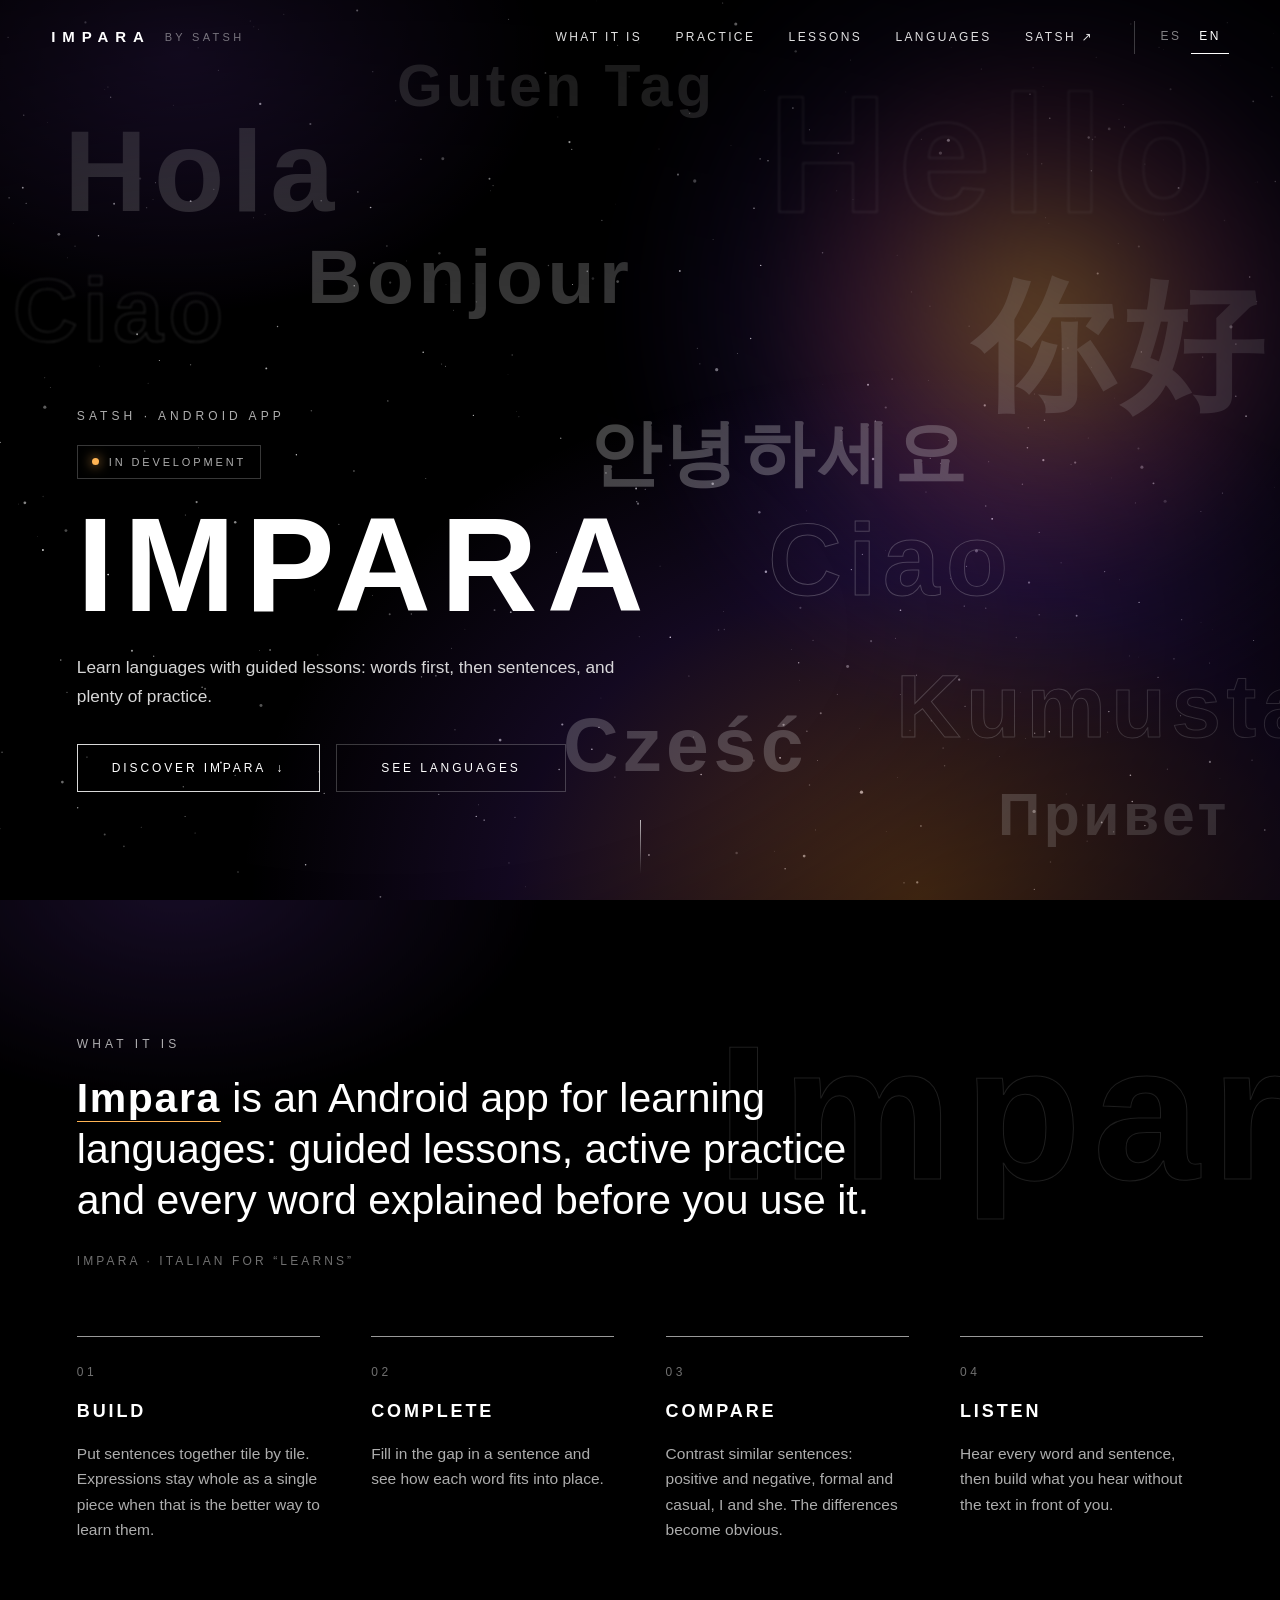
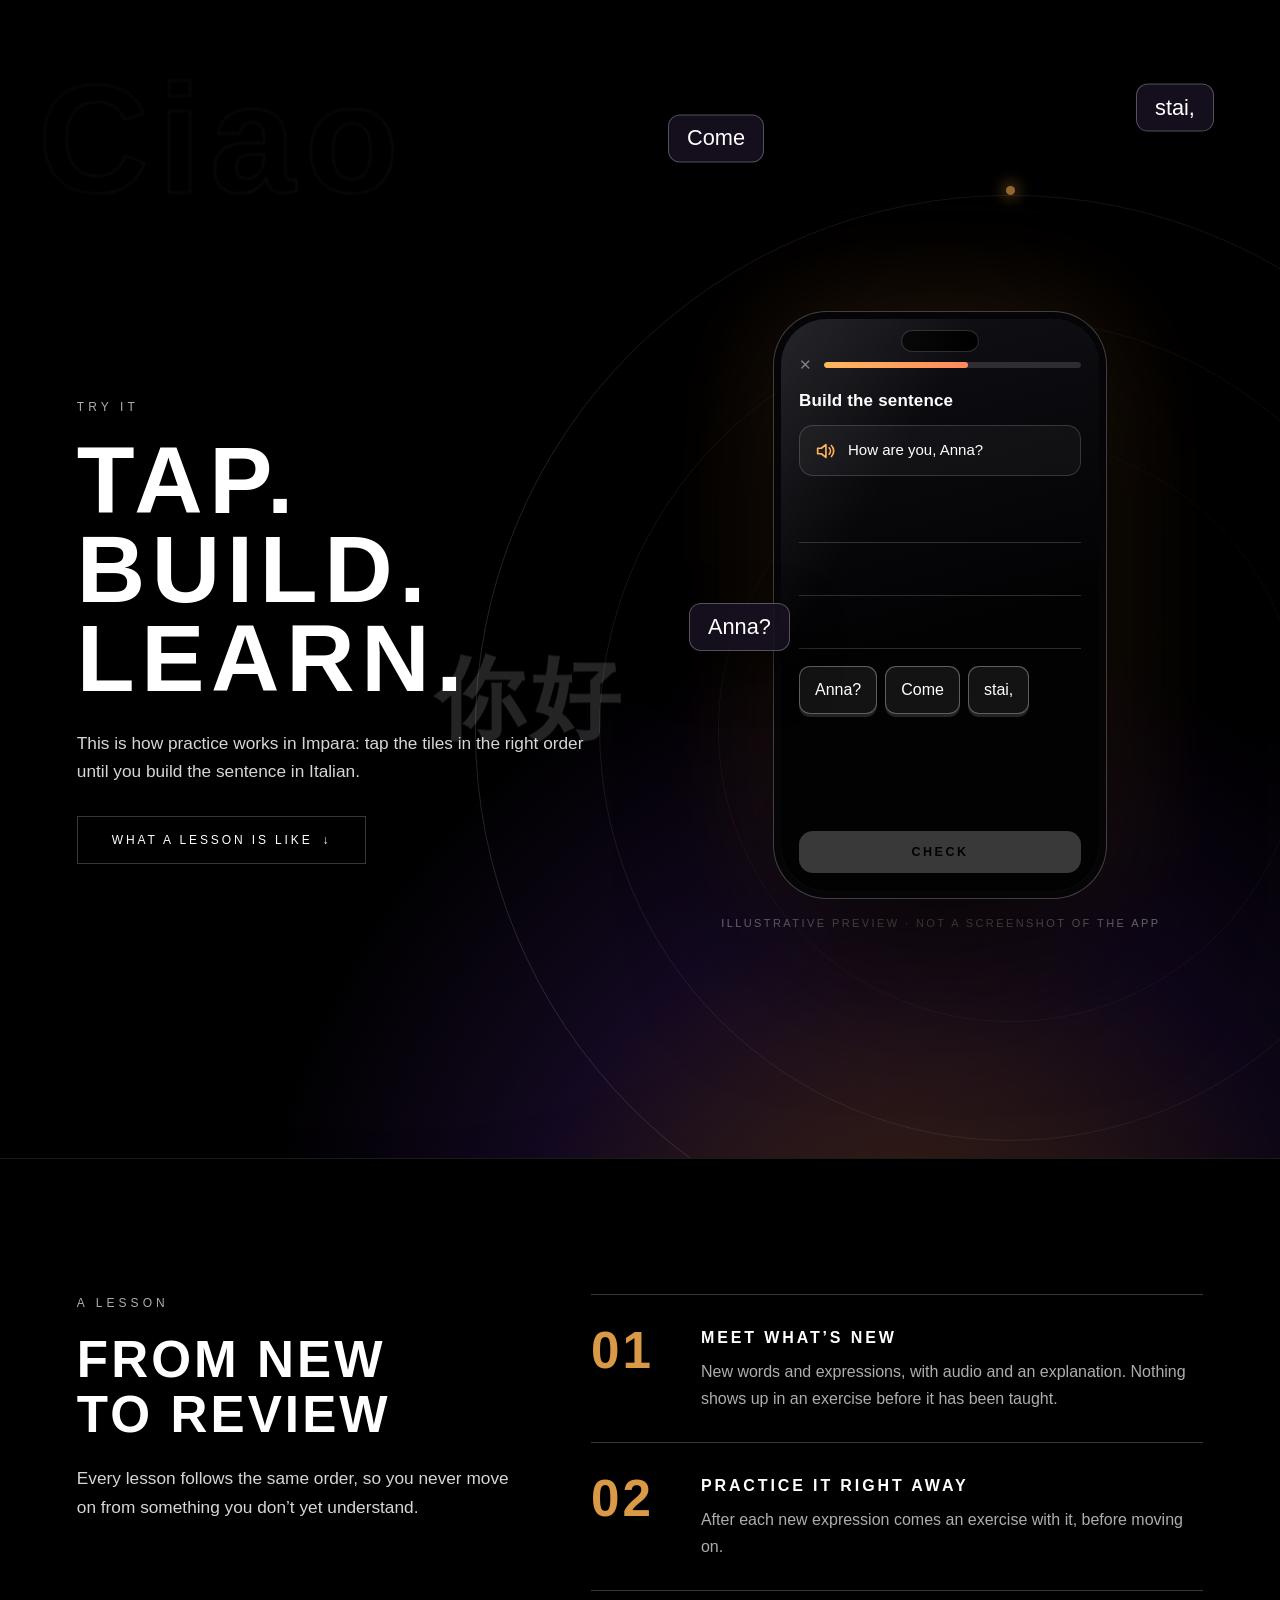
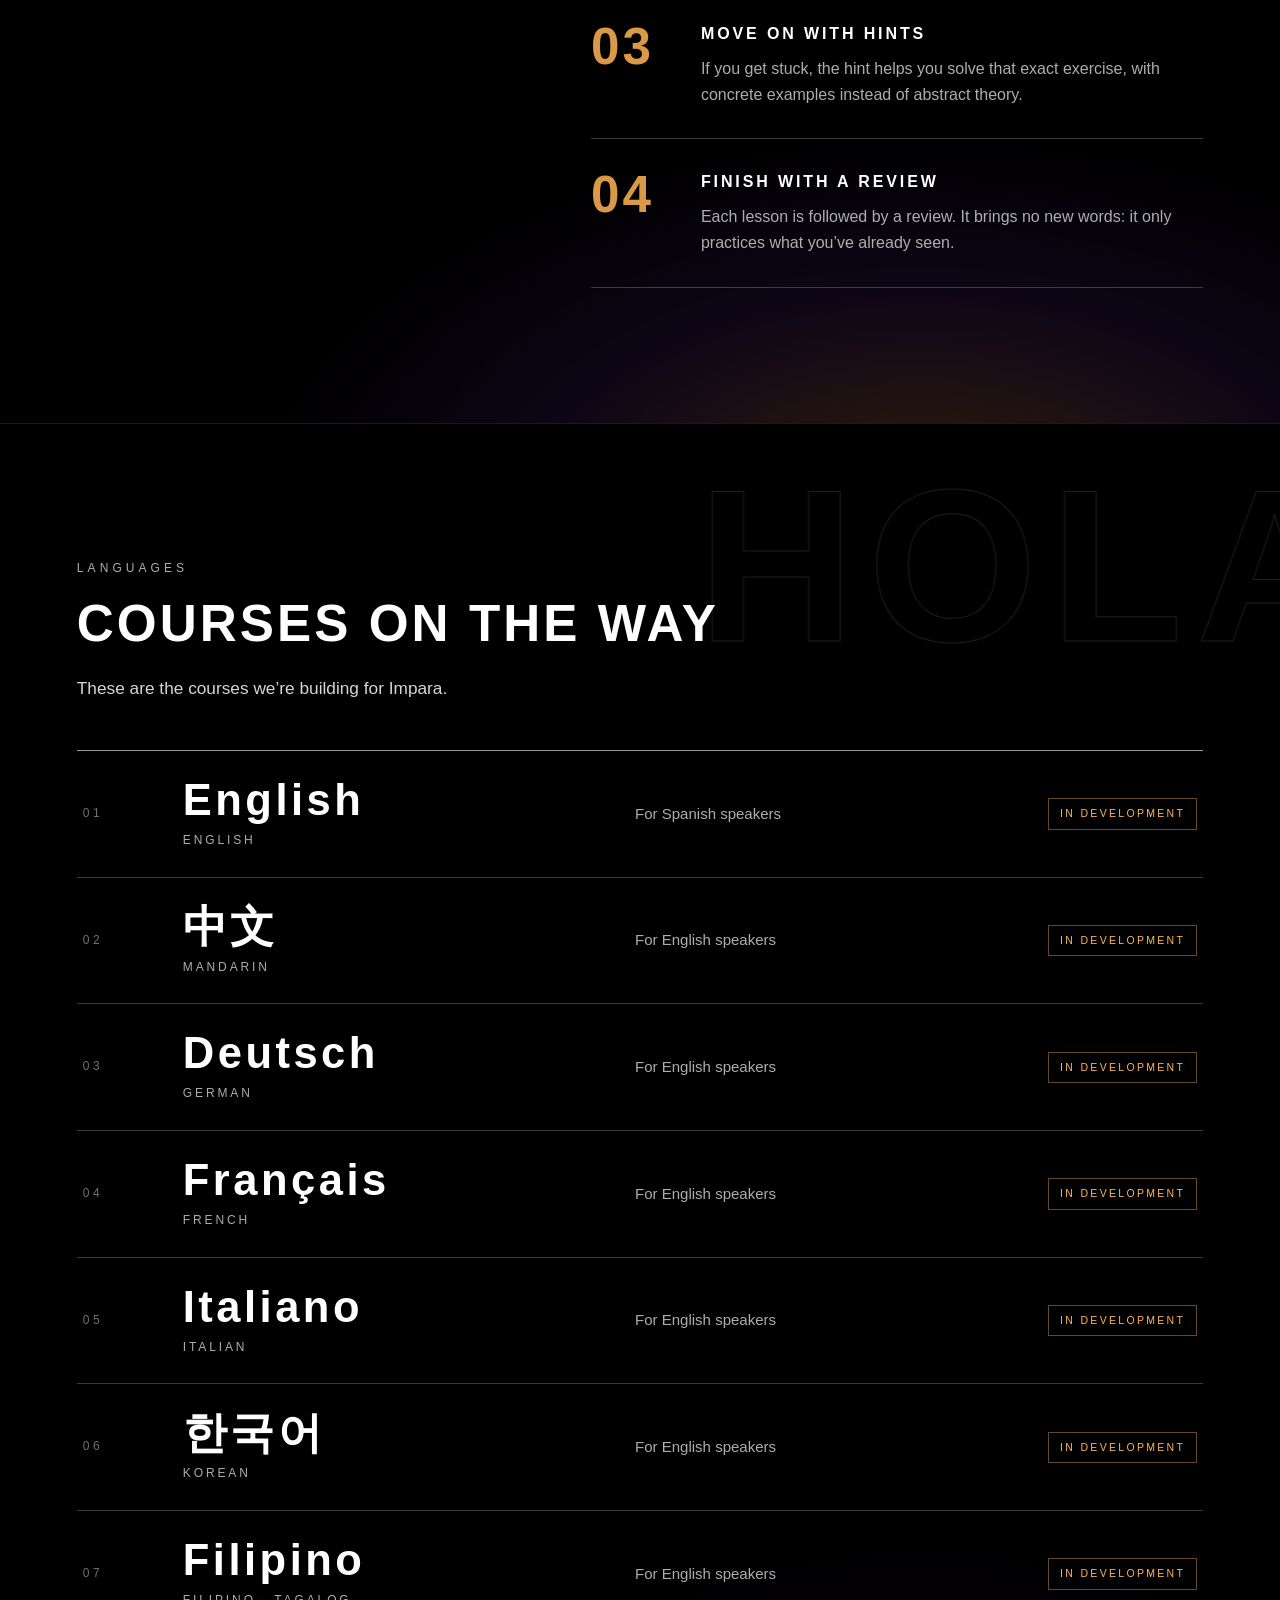
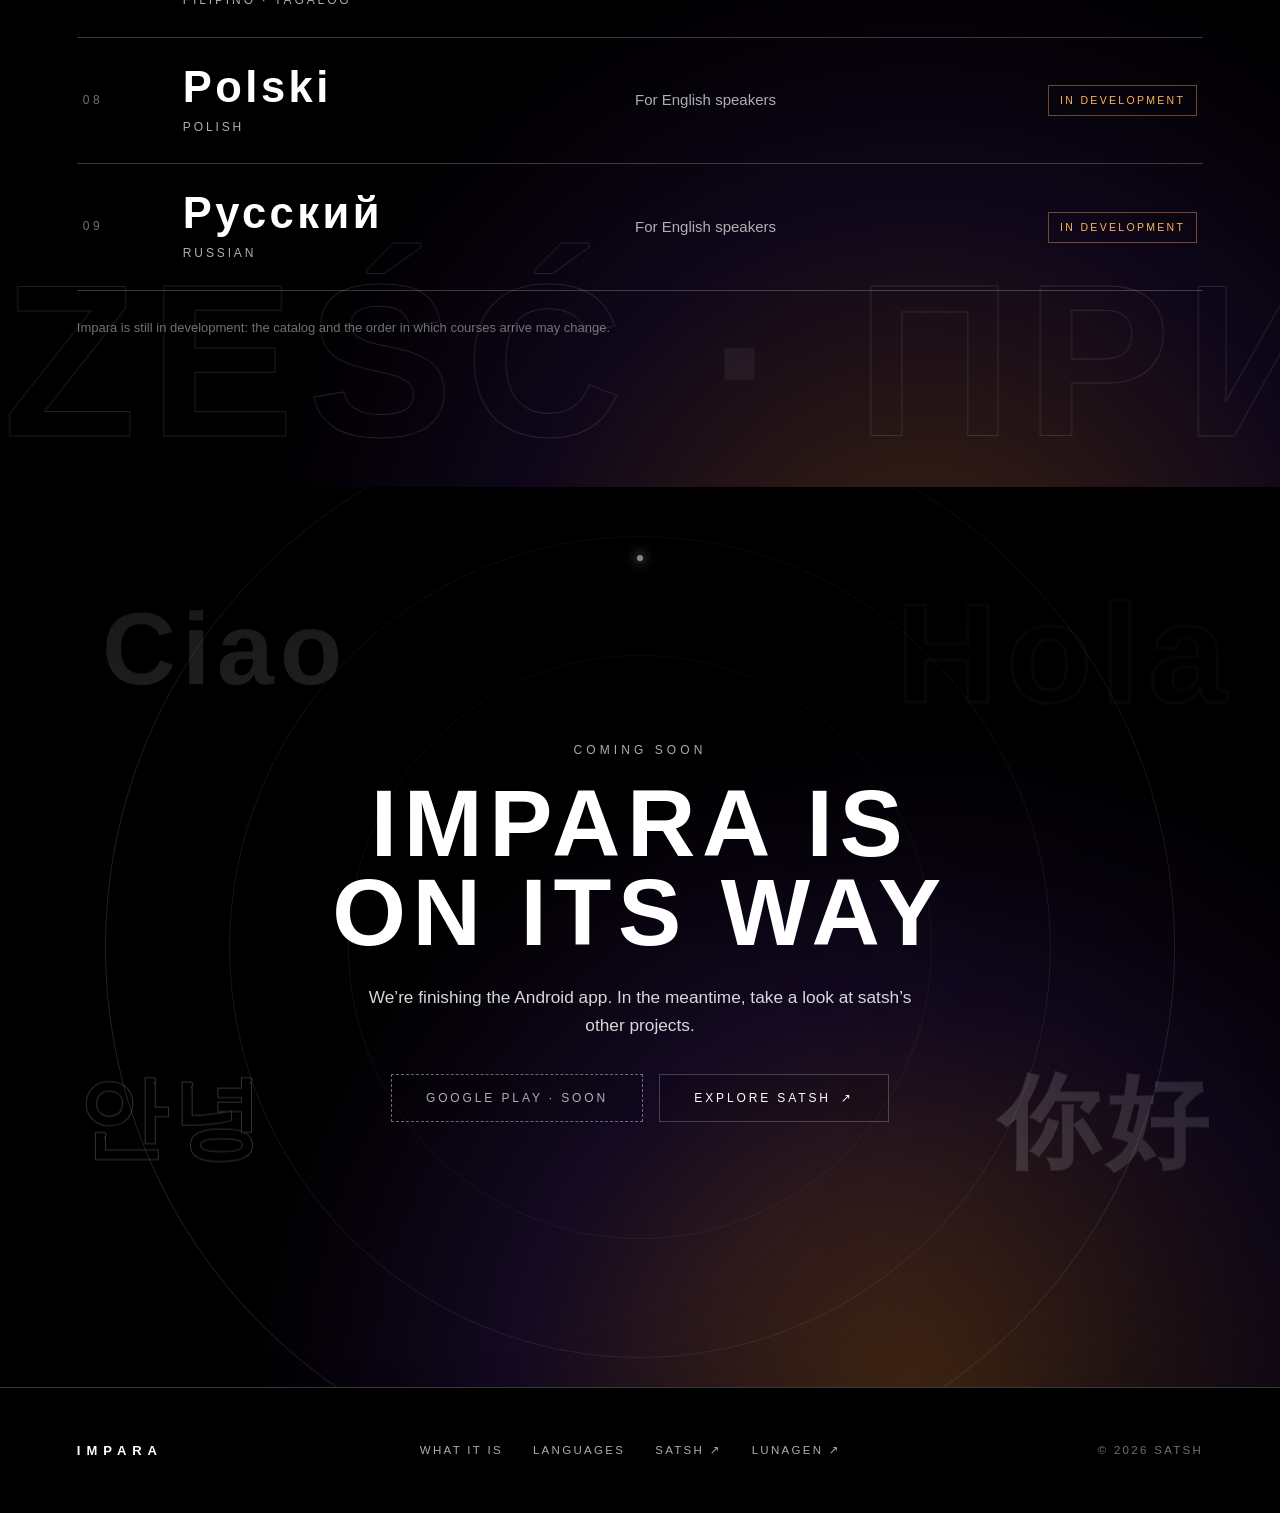
<file: index.html>
<!doctype html>
<html lang="en" class="no-js">
<head>
<meta charset="utf-8">
<meta name="viewport" content="width=device-width, initial-scale=1">
<title data-es="Impara — App para aprender idiomas" data-en="Impara — Language-learning app">Impara — Language-learning app</title>
<meta name="description" content="Impara: a language-learning app for Android, in development. Guided lessons, active practice and review." data-es="Impara: una app para aprender idiomas en Android, en desarrollo. Lecciones guiadas, práctica activa y repaso." data-en="Impara: a language-learning app for Android, in development. Guided lessons, active practice and review.">
<link rel="canonical" href="https://impara.org/">
<meta name="theme-color" content="#000000">
<meta property="og:type" content="website">
<meta property="og:site_name" content="Impara">
<meta property="og:title" content="Impara — Language-learning app">
<meta property="og:description" content="Impara: a language-learning app for Android, in development. Guided lessons, active practice and review.">
<meta property="og:url" content="https://impara.org/">
<meta property="og:image" content="https://impara.org/assets/img/og-impara.png">
<meta name="twitter:card" content="summary_large_image">
<link rel="icon" href="favicon.svg" type="image/svg+xml">
<link rel="stylesheet" href="assets/css/impara.css">
<script>(function(){var r=document.documentElement;r.className=r.className.replace('no-js','js');var l=null;try{l=localStorage.getItem('impara-lang')}catch(e){}if(l!=='es'&&l!=='en'){l=null;var a=navigator.languages&&navigator.languages.length?navigator.languages:[navigator.language||navigator.userLanguage||'en'];for(var i=0;i<a.length;i++){var c=String(a[i]).toLowerCase();if(c.indexOf('es')===0){l='es';break}if(c.indexOf('en')===0){l='en';break}}}r.lang=l||'en';})();</script>
</head>
<body>
<canvas id="stars" aria-hidden="true"></canvas>
<a class="skip" href="#main"><span data-lang="es">Saltar al contenido</span><span data-lang="en">Skip to content</span></a>
<header class="site-header">
  <a class="brand" href="./" aria-label="Impara">IMPARA <small><span data-lang="es">/ por satsh</span><span data-lang="en"> by satsh</span></small></a>
  <button class="nav-toggle" aria-expanded="false" aria-controls="nav" data-aria-es="Menú" data-aria-en="Menu" aria-label="Menu"><span></span></button>
  <nav class="nav" id="nav">
    <a href="#about"><span data-lang="es">Qué es</span><span data-lang="en">What it is</span></a>
    <a href="#practice"><span data-lang="es">Practica</span><span data-lang="en">Practice</span></a>
    <a href="#lesson"><span data-lang="es">Lecciones</span><span data-lang="en">Lessons</span></a>
    <a href="#languages"><span data-lang="es">Idiomas</span><span data-lang="en">Languages</span></a>
    <a href="https://satsh.org" target="_blank" rel="noopener">satsh&nbsp;↗</a>
    <div class="lang" role="group" aria-label="Idioma / Language"><button data-set="es" type="button">ES</button><button data-set="en" type="button">EN</button></div>
  </nav>
</header>
<main id="main">

  <!-- ============================================================ HERO -->
  <section class="panel" id="top">
    <div class="layer layer--cool" data-parallax="0.10"></div>
    <div class="layer layer--orb" data-parallax="0.30"></div>
    <div class="layer layer--warm" data-parallax="0.18"></div>

    <span class="layer word" style="--x:5%;--y:12%;--ym:11%;--s:clamp(54px,9vw,140px);--o:.2;--t:12s;--dl:-3s" data-parallax="-0.30" aria-hidden="true" lang="und"><span class="depth" data-depth="26"><span class="w">Hola</span></span></span>
    <span class="layer word word--out" style="--x:60%;--y:7%;--ym:14%;--s:clamp(70px,13vw,210px);--o:.2;--b:1px;--t:15s" data-parallax="-0.12" aria-hidden="true" lang="und"><span class="depth" data-depth="10"><span class="w">Hello</span></span></span>
    <span class="layer word" style="--x:31%;--y:6%;--ym:4%;--s:clamp(28px,4.6vw,72px);--o:.2;--t:8s;--dl:-4s" data-parallax="-0.60" aria-hidden="true" lang="und"><span class="depth" data-depth="54"><span class="w">Guten Tag</span></span></span>
    <span class="layer word" style="--x:24%;--y:26%;--ym:23%;--s:clamp(34px,6vw,96px);--o:.24;--t:10s;--dl:-6s" data-parallax="-0.46" aria-hidden="true" lang="und"><span class="depth" data-depth="40"><span class="w">Bonjour</span></span></span>
    <span class="layer word" style="--x:76%;--y:30%;--ym:27%;--s:clamp(70px,11vw,176px);--o:.17;--b:.6px;--t:13s;--dl:-2s" data-parallax="-0.22" aria-hidden="true" lang="und"><span class="depth" data-depth="20"><span class="w">你好</span></span></span>
    <span class="layer word word--out" style="--x:1%;--y:29%;--ym:33%;--s:clamp(44px,7vw,100px);--o:.2;--b:1px;--t:14s;--dl:-8s" data-parallax="-0.16" aria-hidden="true" lang="und"><span class="depth" data-depth="14"><span class="w">Ciao</span></span></span>
    <span class="layer word hide-sm" style="--x:46%;--y:46%;--s:clamp(32px,5.6vw,92px);--o:.26;--t:9s;--dl:-1s" data-parallax="-0.54" aria-hidden="true" lang="und"><span class="depth" data-depth="46"><span class="w">안녕하세요</span></span></span>
    <span class="layer word word--out hide-sm" style="--x:60%;--y:56%;--s:clamp(40px,8vw,128px);--o:.22;--t:12s;--dl:-5s" data-parallax="-0.34" aria-hidden="true" lang="und"><span class="depth" data-depth="30"><span class="w">Ciao</span></span></span>
    <span class="layer word word--out hide-sm" style="--x:70%;--y:73%;--s:clamp(40px,7vw,112px);--o:.2;--t:13s;--dl:-9s" data-parallax="-0.40" aria-hidden="true" lang="und"><span class="depth" data-depth="36"><span class="w">Kumusta</span></span></span>
    <span class="layer word hide-sm" style="--x:44%;--y:78%;--s:clamp(36px,6vw,96px);--o:.2;--t:11s;--dl:-7s" data-parallax="-0.28" aria-hidden="true" lang="und"><span class="depth" data-depth="34"><span class="w">Cześć</span></span></span>
    <span class="layer word hide-sm" style="--x:78%;--y:87%;--s:clamp(28px,4.6vw,76px);--o:.2;--t:10s;--dl:-3s" data-parallax="-0.50" aria-hidden="true" lang="und"><span class="depth" data-depth="42"><span class="w">Привет</span></span></span>

    <div class="layer layer--vignette"></div>
    <div class="panel__content">
      <p class="eyebrow reveal"><span data-lang="es">satsh · App para Android</span><span data-lang="en">satsh · Android app</span></p>
      <span class="chip-status reveal" style="--d:.08s"><span data-lang="es">En desarrollo</span><span data-lang="en">In development</span></span>
      <h1 class="display reveal" style="--d:.16s">IMPARA</h1>
      <p class="lead reveal" style="--d:.24s"><span data-lang="es">Aprende idiomas con lecciones guiadas: primero las palabras, después las frases y mucha práctica.</span><span data-lang="en">Learn languages with guided lessons: words first, then sentences, and plenty of practice.</span></p>
      <div class="actions reveal" style="--d:.32s">
        <a class="btn" href="#about"><span data-lang="es">Descubre Impara</span><span data-lang="en">Discover Impara</span> <span class="arrow">↓</span></a>
        <a class="btn btn--ghost" href="#languages"><span data-lang="es">Ver idiomas</span><span data-lang="en">See languages</span></a>
      </div>
    </div>
    <span class="scroll-hint" aria-hidden="true"></span>
  </section>

  <!-- ============================================================ QUÉ ES -->
  <section class="section section--layers section--dark" id="about" aria-labelledby="t-about">
    <span class="layer word word--out" style="--x:56%;--y:3%;--s:clamp(90px,15vw,240px);--o:.12" data-parallax="-0.10" aria-hidden="true" lang="und"><span class="w">Impara</span></span>
    <div class="layer layer--cool" style="opacity:.7" data-parallax="0.08"></div>
    <div class="section__inner">
      <p class="eyebrow reveal"><span data-lang="es">Qué es</span><span data-lang="en">What it is</span></p>
      <h2 class="statement reveal" id="t-about"><span data-lang="es"><em>Impara</em> es una app para aprender idiomas en Android: lecciones guiadas, práctica activa y cada palabra explicada antes de usarla.</span><span data-lang="en"><em>Impara</em> is an Android app for learning languages: guided lessons, active practice and every word explained before you use it.</span></h2>
      <p class="etym reveal"><span data-lang="es">Impara · en italiano, «aprende»</span><span data-lang="en">Impara · Italian for “learns”</span></p>
      <div class="grid grid--4">
        <div class="feature reveal"><div class="num">01</div><h3><span data-lang="es">Construye</span><span data-lang="en">Build</span></h3>
          <p><span data-lang="es">Arma frases ficha por ficha. Las expresiones se mantienen completas como una sola pieza cuando así se aprenden mejor.</span><span data-lang="en">Put sentences together tile by tile. Expressions stay whole as a single piece when that is the better way to learn them.</span></p></div>
        <div class="feature reveal" style="--d:.1s"><div class="num">02</div><h3><span data-lang="es">Completa</span><span data-lang="en">Complete</span></h3>
          <p><span data-lang="es">Rellena el hueco de una frase y descubre cómo encaja cada palabra en su lugar.</span><span data-lang="en">Fill in the gap in a sentence and see how each word fits into place.</span></p></div>
        <div class="feature reveal" style="--d:.2s"><div class="num">03</div><h3><span data-lang="es">Compara</span><span data-lang="en">Compare</span></h3>
          <p><span data-lang="es">Contrasta frases parecidas: afirmativa y negativa, formal e informal, yo y ella. Las diferencias se vuelven obvias.</span><span data-lang="en">Contrast similar sentences: positive and negative, formal and casual, I and she. The differences become obvious.</span></p></div>
        <div class="feature reveal" style="--d:.3s"><div class="num">04</div><h3><span data-lang="es">Escucha</span><span data-lang="en">Listen</span></h3>
          <p><span data-lang="es">Oye cada palabra y cada frase, y arma lo que escuchas, sin tener el texto delante.</span><span data-lang="en">Hear every word and sentence, then build what you hear without the text in front of you.</span></p></div>
      </div>
    </div>
  </section>

  <!-- ============================================================ PRACTICA (teléfono + paralaje) -->
  <section class="panel panel--center panel--tall" id="practice" aria-labelledby="t-practice">
    <div class="layer layer--warm" style="height:90%" data-parallax="0.20"></div>
    <div class="layer layer--rings" style="right:-30vmin;top:50%;margin-top:-60vmin" data-parallax="0.12" aria-hidden="true">
      <svg class="rings" viewBox="0 0 100 100" aria-hidden="true" focusable="false"><circle cx="50" cy="50" r="49.5"/><circle cx="50" cy="50" r="38"/><circle cx="50" cy="50" r="27"/></svg>
      <div class="orbit"><i></i></div><div class="orbit orbit--b"><i></i></div>
    </div>
    <span class="layer word word--out" style="--x:3%;--y:10%;--s:clamp(70px,12vw,190px);--o:.14;--b:1px" data-parallax="-0.14" aria-hidden="true" lang="und"><span class="depth" data-depth="12"><span class="w">Ciao</span></span></span>
    <span class="layer word" style="--x:34%;--y:84%;--s:clamp(40px,7vw,108px);--o:.14;--t:12s" data-parallax="-0.36" aria-hidden="true" lang="und"><span class="depth" data-depth="30"><span class="w">你好</span></span></span>
    <div class="layer layer--vignette" style="opacity:.8"></div>

    <div class="stage">
      <div>
        <p class="eyebrow reveal"><span data-lang="es">Pruébalo</span><span data-lang="en">Try it</span></p>
        <h2 class="display display--md reveal" id="t-practice" style="--d:.08s"><span data-lang="es">Toca.<br>Arma.<br>Aprende.</span><span data-lang="en">Tap.<br>Build.<br>Learn.</span></h2>
        <p class="lead reveal" style="--d:.16s"><span data-lang="es">Así se practica en Impara: toca las fichas en el orden correcto hasta armar la frase en italiano.</span><span data-lang="en">This is how practice works in Impara: tap the tiles in the right order until you build the sentence in Italian.</span></p>
        <div class="actions reveal" style="--d:.24s">
          <a class="btn btn--ghost" href="#lesson"><span data-lang="es">Cómo es una lección</span><span data-lang="en">What a lesson is like</span> <span class="arrow">↓</span></a>
        </div>
      </div>

      <div class="phone-wrap reveal" style="--d:.1s">
        <div class="layer float-tile" style="left:-2%;top:12%" data-parallax="-0.30" aria-hidden="true" lang="und"><span class="depth" data-depth="30"><span class="w" style="--t:9s">Come</span></span></div>
        <div class="layer float-tile" style="right:-2%;top:34%" data-parallax="-0.48" aria-hidden="true" lang="und"><span class="depth" data-depth="46"><span class="w" style="--t:11s;--dl:-4s">stai,</span></span></div>
        <div class="layer float-tile" style="left:2%;bottom:14%" data-parallax="-0.22" aria-hidden="true" lang="und"><span class="depth" data-depth="22"><span class="w" style="--t:10s;--dl:-7s">Anna?</span></span></div>

        <div class="depth" data-depth="0" style="width:100%;display:flex;justify-content:center">
          <div class="tilt" data-tilt="7">
            <div class="phone demo" role="group" aria-label="Demo">
              <div class="ph-top"><span class="ph-x" aria-hidden="true">✕</span><div class="ph-bar"><i></i></div></div>
              <p class="ph-title"><span data-lang="es">Construye la frase</span><span data-lang="en">Build the sentence</span></p>
              <div class="ph-prompt">
                <svg viewBox="0 0 24 24" aria-hidden="true"><path d="M4 9v6h4l5 4V5L8 9H4z"/><path d="M16.5 8.5a5 5 0 0 1 0 7"/><path d="M19 6a8.5 8.5 0 0 1 0 12"/></svg>
                <span data-lang="es">¿Cómo estás, Anna?</span><span data-lang="en">How are you, Anna?</span>
              </div>
              <div class="ph-answer" aria-live="polite"></div>
              <div class="ph-bank">
                <button class="tile" type="button" data-w="Come" lang="it">Come</button>
                <button class="tile" type="button" data-w="stai," lang="it">stai,</button>
                <button class="tile" type="button" data-w="Anna?" lang="it">Anna?</button>
              </div>
              <div class="ph-feedback" aria-live="polite"><span data-lang="es">✓ ¡Muy bien!</span><span data-lang="en">✓ Great job!</span></div>
              <button class="ph-go" type="button" disabled>
                <span class="l-check"><span data-lang="es">Comprobar</span><span data-lang="en">Check</span></span>
                <span class="l-next"><span data-lang="es">Otra vez</span><span data-lang="en">Again</span></span>
              </button>
            </div>
          </div>
        </div>
        <p class="demo-note"><span data-lang="es">Vista ilustrativa · no es una captura de la app</span><span data-lang="en">Illustrative preview · not a screenshot of the app</span></p>
      </div>
    </div>
  </section>

  <!-- ============================================================ LECCIONES -->
  <section class="section section--layers section--bordered section--dark" id="lesson" aria-labelledby="t-lesson">
    <div class="layer layer--warm" style="height:60%;opacity:.7" data-parallax="0.12"></div>
    <div class="section__inner split">
      <div class="split__head">
        <p class="eyebrow reveal"><span data-lang="es">Una lección</span><span data-lang="en">A lesson</span></p>
        <h2 class="title reveal" id="t-lesson"><span data-lang="es">De lo nuevo<br>al repaso</span><span data-lang="en">From new<br>to review</span></h2>
        <p class="lead reveal"><span data-lang="es">Cada lección sigue el mismo orden, para que nunca avances sobre algo que todavía no entiendes.</span><span data-lang="en">Every lesson follows the same order, so you never move on from something you don’t yet understand.</span></p>
      </div>
      <ol class="steps">
        <li class="reveal"><div><h3><span data-lang="es">Conoces lo nuevo</span><span data-lang="en">Meet what’s new</span></h3><p><span data-lang="es">Palabras y expresiones nuevas, con su audio y su explicación. Nada aparece en un ejercicio sin haberse enseñado antes.</span><span data-lang="en">New words and expressions, with audio and an explanation. Nothing shows up in an exercise before it has been taught.</span></p></div></li>
        <li class="reveal"><div><h3><span data-lang="es">Lo practicas al momento</span><span data-lang="en">Practice it right away</span></h3><p><span data-lang="es">Después de cada expresión nueva viene un ejercicio con ella, antes de seguir adelante.</span><span data-lang="en">After each new expression comes an exercise with it, before moving on.</span></p></div></li>
        <li class="reveal"><div><h3><span data-lang="es">Avanzas con pistas</span><span data-lang="en">Move on with hints</span></h3><p><span data-lang="es">Si te atoras, la pista te ayuda a resolver justo ese ejercicio, con ejemplos concretos en lugar de teoría abstracta.</span><span data-lang="en">If you get stuck, the hint helps you solve that exact exercise, with concrete examples instead of abstract theory.</span></p></div></li>
        <li class="reveal"><div><h3><span data-lang="es">Cierras con un repaso</span><span data-lang="en">Finish with a review</span></h3><p><span data-lang="es">Cada lección va seguida de un repaso. No trae palabras nuevas: solo practica lo que ya viste.</span><span data-lang="en">Each lesson is followed by a review. It brings no new words: it only practices what you’ve already seen.</span></p></div></li>
      </ol>
    </div>
  </section>

  <!-- ============================================================ IDIOMAS -->
  <section class="section section--layers section--bordered" id="languages" aria-labelledby="t-languages">
    <div class="marquee" style="top:2%;left:-6%" data-px="0.55" aria-hidden="true" lang="und">HOLA <b>·</b> HELLO <b>·</b> CIAO <b>·</b> 你好 <b>·</b> 안녕 <b>·</b> BONJOUR <b>·</b> HALLO <b>·</b> ПРИВЕТ <b>·</b> CZEŚĆ <b>·</b> KUMUSTA</div>
    <div class="marquee" style="bottom:1%;left:-60%" data-px="-0.55" aria-hidden="true" lang="und">KUMUSTA <b>·</b> CZEŚĆ <b>·</b> ПРИВЕТ <b>·</b> HALLO <b>·</b> BONJOUR <b>·</b> 안녕 <b>·</b> 你好 <b>·</b> CIAO <b>·</b> HELLO <b>·</b> HOLA</div>
    <div class="layer layer--warm" style="height:55%;opacity:.8" data-parallax="0.10"></div>
    <div class="section__inner">
      <p class="eyebrow reveal"><span data-lang="es">Idiomas</span><span data-lang="en">Languages</span></p>
      <h2 class="title reveal" id="t-languages"><span data-lang="es">Cursos en camino</span><span data-lang="en">Courses on the way</span></h2>
      <p class="lead reveal"><span data-lang="es">Estos son los cursos que estamos construyendo para Impara.</span><span data-lang="en">These are the courses we’re building for Impara.</span></p>
      <div class="index-list">
        <div class="index-row reveal"><span class="n">01</span><span><strong lang="en">English</strong><span class="sub"><span data-lang="es">Inglés</span><span data-lang="en">English</span></span></span><span class="for"><span data-lang="es">Para hispanohablantes</span><span data-lang="en">For Spanish speakers</span></span><span class="tag"><span data-lang="es">En desarrollo</span><span data-lang="en">In development</span></span></div>
        <div class="index-row reveal"><span class="n">02</span><span><strong lang="zh">中文</strong><span class="sub"><span data-lang="es">Mandarín</span><span data-lang="en">Mandarin</span></span></span><span class="for"><span data-lang="es">Para hablantes de inglés</span><span data-lang="en">For English speakers</span></span><span class="tag"><span data-lang="es">En desarrollo</span><span data-lang="en">In development</span></span></div>
        <div class="index-row reveal"><span class="n">03</span><span><strong lang="de">Deutsch</strong><span class="sub"><span data-lang="es">Alemán</span><span data-lang="en">German</span></span></span><span class="for"><span data-lang="es">Para hablantes de inglés</span><span data-lang="en">For English speakers</span></span><span class="tag"><span data-lang="es">En desarrollo</span><span data-lang="en">In development</span></span></div>
        <div class="index-row reveal"><span class="n">04</span><span><strong lang="fr">Français</strong><span class="sub"><span data-lang="es">Francés</span><span data-lang="en">French</span></span></span><span class="for"><span data-lang="es">Para hablantes de inglés</span><span data-lang="en">For English speakers</span></span><span class="tag"><span data-lang="es">En desarrollo</span><span data-lang="en">In development</span></span></div>
        <div class="index-row reveal"><span class="n">05</span><span><strong lang="it">Italiano</strong><span class="sub"><span data-lang="es">Italiano</span><span data-lang="en">Italian</span></span></span><span class="for"><span data-lang="es">Para hablantes de inglés</span><span data-lang="en">For English speakers</span></span><span class="tag"><span data-lang="es">En desarrollo</span><span data-lang="en">In development</span></span></div>
        <div class="index-row reveal"><span class="n">06</span><span><strong lang="ko">한국어</strong><span class="sub"><span data-lang="es">Coreano</span><span data-lang="en">Korean</span></span></span><span class="for"><span data-lang="es">Para hablantes de inglés</span><span data-lang="en">For English speakers</span></span><span class="tag"><span data-lang="es">En desarrollo</span><span data-lang="en">In development</span></span></div>
        <div class="index-row reveal"><span class="n">07</span><span><strong lang="fil">Filipino</strong><span class="sub"><span data-lang="es">Filipino · tagalo</span><span data-lang="en">Filipino · Tagalog</span></span></span><span class="for"><span data-lang="es">Para hablantes de inglés</span><span data-lang="en">For English speakers</span></span><span class="tag"><span data-lang="es">En desarrollo</span><span data-lang="en">In development</span></span></div>
        <div class="index-row reveal"><span class="n">08</span><span><strong lang="pl">Polski</strong><span class="sub"><span data-lang="es">Polaco</span><span data-lang="en">Polish</span></span></span><span class="for"><span data-lang="es">Para hablantes de inglés</span><span data-lang="en">For English speakers</span></span><span class="tag"><span data-lang="es">En desarrollo</span><span data-lang="en">In development</span></span></div>
        <div class="index-row reveal"><span class="n">09</span><span><strong lang="ru">Русский</strong><span class="sub"><span data-lang="es">Ruso</span><span data-lang="en">Russian</span></span></span><span class="for"><span data-lang="es">Para hablantes de inglés</span><span data-lang="en">For English speakers</span></span><span class="tag"><span data-lang="es">En desarrollo</span><span data-lang="en">In development</span></span></div>
      </div>
      <p class="fineprint reveal"><span data-lang="es">Impara sigue en desarrollo: el catálogo y el orden en que lleguen los cursos pueden cambiar.</span><span data-lang="en">Impara is still in development: the catalog and the order in which courses arrive may change.</span></p>
    </div>
  </section>

  <!-- ============================================================ LLAMADA FINAL -->
  <section class="panel cta-panel" id="soon" aria-labelledby="t-soon">
    <div class="layer layer--warm" style="height:100%" data-parallax="0.16"></div>
    <div class="layer layer--rings" style="left:50%;top:50%;margin:-60vmin 0 0 -60vmin" data-parallax="0.08" aria-hidden="true">
      <svg class="rings" viewBox="0 0 100 100" aria-hidden="true" focusable="false"><circle cx="50" cy="50" r="49.5"/><circle cx="50" cy="50" r="38"/><circle cx="50" cy="50" r="27"/></svg>
      <div class="orbit"><i></i></div><div class="orbit orbit--b"><i></i></div>
    </div>
    <span class="layer word" style="--x:8%;--y:16%;--s:clamp(44px,8vw,120px);--o:.16;--t:12s" data-parallax="-0.30" aria-hidden="true" lang="und"><span class="depth" data-depth="26"><span class="w">Ciao</span></span></span>
    <span class="layer word word--out" style="--x:70%;--y:12%;--s:clamp(60px,11vw,170px);--o:.18;--b:1px;--t:14s" data-parallax="-0.14" aria-hidden="true" lang="und"><span class="depth" data-depth="12"><span class="w">Hola</span></span></span>
    <span class="layer word hide-sm" style="--x:78%;--y:70%;--s:clamp(44px,8vw,120px);--o:.16;--t:11s;--dl:-5s" data-parallax="-0.40" aria-hidden="true" lang="und"><span class="depth" data-depth="40"><span class="w">你好</span></span></span>
    <span class="layer word word--out hide-sm" style="--x:6%;--y:68%;--s:clamp(40px,7vw,104px);--o:.2;--t:13s;--dl:-8s" data-parallax="-0.24" aria-hidden="true" lang="und"><span class="depth" data-depth="22"><span class="w">안녕</span></span></span>
    <div class="layer layer--vignette"></div>
    <div class="panel__content">
      <p class="eyebrow reveal"><span data-lang="es">Muy pronto</span><span data-lang="en">Coming soon</span></p>
      <h2 class="display display--md reveal" id="t-soon" style="--d:.08s"><span data-lang="es">Impara está<br>en camino</span><span data-lang="en">Impara is<br>on its way</span></h2>
      <p class="lead reveal" style="--d:.16s"><span data-lang="es">Estamos terminando la app para Android. Mientras tanto, conoce los demás proyectos de satsh.</span><span data-lang="en">We’re finishing the Android app. In the meantime, take a look at satsh’s other projects.</span></p>
      <div class="actions reveal" style="--d:.24s">
        <!-- Cuando exista la ficha en Google Play, cambia este <span> por <a class="btn" href="URL"> -->
        <span class="btn btn--soon" aria-disabled="true"><span data-lang="es">Google Play · pronto</span><span data-lang="en">Google Play · soon</span></span>
        <a class="btn btn--ghost" href="https://satsh.org" target="_blank" rel="noopener"><span data-lang="es">Conocer satsh</span><span data-lang="en">Explore satsh</span> <span class="arrow">↗</span></a>
      </div>
    </div>
  </section>

</main>
<footer class="site-footer">
  <a class="brand" href="./">IMPARA</a>
  <div class="links">
    <a href="#about"><span data-lang="es">Qué es</span><span data-lang="en">What it is</span></a>
    <a href="#languages"><span data-lang="es">Idiomas</span><span data-lang="en">Languages</span></a>
    <a href="https://satsh.org" target="_blank" rel="noopener">satsh&nbsp;↗</a>
    <a href="https://satsh.org/lunagen/" target="_blank" rel="noopener">Lunagen&nbsp;↗</a>
  </div>
  <span>© <span data-year>2026</span> satsh</span>
</footer>
<script src="assets/js/impara.js" defer></script>
</body>
</html>
</file>
<file: assets/css/impara.css>
/* ==========================================================================
   Impara · estilos del sitio (impara.org)
   Mismo lenguaje visual que satsh.org: negro, paneles a pantalla completa, tipografía
   en mayúsculas espaciada, botones de borde fino, campo de estrellas y paralaje.
   Aquí el protagonista es el brillo cálido (ámbar / violeta) y las palabras flotando.
   ========================================================================== */

:root {
  --bg: #000;
  --fg: #fff;
  --muted: rgba(255, 255, 255, .68);
  --dim: rgba(255, 255, 255, .44);
  --line: rgba(255, 255, 255, .22);
  --line-strong: rgba(255, 255, 255, .6);
  --amber: #ffb454;
  --violet: #9a55ff;
  --ok: #8fe3b0;
  --header-h: 76px;
  --font: "Helvetica Neue", "Segoe UI", Roboto, Arial, system-ui, sans-serif;
  --mono: ui-monospace, "Cascadia Mono", "SF Mono", Menlo, Consolas, "Liberation Mono", monospace;
}

*, *::before, *::after { box-sizing: border-box; }
html { scroll-behavior: smooth; -webkit-text-size-adjust: 100%; scroll-padding-top: calc(var(--header-h) + 24px); }
body {
  margin: 0; background: var(--bg); color: var(--fg);
  font-family: var(--font); font-weight: 300; line-height: 1.65;
  overflow-x: hidden; -webkit-font-smoothing: antialiased;
}
img, svg { max-width: 100%; display: block; }
a { color: inherit; }
::selection { background: #fff; color: #000; }
:focus-visible { outline: 2px solid #fff; outline-offset: 4px; }

/* Idioma: el script de <head> fija html[lang]; el CSS muestra solo el bloque activo (sin parpadeo). */
html[lang="es"] [data-lang="en"],
html[lang="en"] [data-lang="es"] { display: none !important; }

.skip { position: absolute; left: -999px; top: 8px; background: #fff; color: #000; padding: 8px 14px; z-index: 100; }
.skip:focus { left: 8px; }

#stars { position: fixed; inset: 0; width: 100%; height: 100%; z-index: 0; pointer-events: none; }
main, .site-footer { position: relative; z-index: 1; }

/* ---------- cabecera ---------- */
.site-header {
  position: fixed; inset: 0 0 auto 0; height: var(--header-h); z-index: 50;
  display: flex; align-items: center; justify-content: space-between;
  padding: 0 clamp(20px, 4vw, 56px);
  transition: background .35s ease, backdrop-filter .35s ease, border-color .35s ease;
  border-bottom: 1px solid transparent;
}
.site-header.is-scrolled, .site-header.is-open {
  background: rgba(0, 0, 0, .74); backdrop-filter: blur(14px); -webkit-backdrop-filter: blur(14px);
  border-bottom-color: rgba(255, 255, 255, .1);
}
.brand {
  font-weight: 700; letter-spacing: .46em; text-transform: uppercase; font-size: 15px;
  color: #fff; text-decoration: none; display: flex; align-items: center; gap: 14px;
}
.brand small { font-weight: 400; letter-spacing: .3em; color: var(--dim); font-size: 11px; }
.nav { display: flex; align-items: center; gap: clamp(18px, 2.6vw, 40px); }
.nav a {
  position: relative; font-size: 12px; letter-spacing: .2em; text-transform: uppercase; font-weight: 500;
  color: #fff; text-decoration: none; opacity: .88; padding: 8px 0;
}
.nav a::after {
  content: ""; position: absolute; left: 0; right: 0; bottom: 2px; height: 1px; background: #fff;
  transform: scaleX(0); transform-origin: left; transition: transform .3s ease;
}
.nav a:hover::after, .nav a.is-active::after { transform: scaleX(1); }
.lang { display: flex; gap: 2px; margin-left: 6px; padding-left: 18px; border-left: 1px solid var(--line); }
.lang button {
  background: none; border: 0; color: #fff; opacity: .5; font: inherit; font-size: 12px; font-weight: 500;
  letter-spacing: .2em; cursor: pointer; padding: 6px 8px; border-bottom: 1px solid transparent;
}
.lang button:hover { opacity: .85; }
html[lang="es"] .lang [data-set="es"], html[lang="en"] .lang [data-set="en"] { opacity: 1; border-bottom-color: #fff; }
.nav-toggle { display: none; background: none; border: 0; width: 44px; height: 44px; cursor: pointer; position: relative; }
.nav-toggle span, .nav-toggle span::before, .nav-toggle span::after {
  content: ""; position: absolute; left: 11px; right: 11px; height: 1px; background: #fff; transition: transform .3s, opacity .3s;
}
.nav-toggle span { top: 22px; }
.nav-toggle span::before { top: -7px; left: 0; right: 0; }
.nav-toggle span::after { top: 7px; left: 0; right: 0; }
.site-header.is-open .nav-toggle span { background: transparent; }
.site-header.is-open .nav-toggle span::before { transform: translateY(7px) rotate(45deg); }
.site-header.is-open .nav-toggle span::after { transform: translateY(-7px) rotate(-45deg); }

/* ---------- paneles a pantalla completa (paralaje) ---------- */
.panel {
  position: relative; min-height: 100vh; min-height: 100svh; display: flex; align-items: flex-end;
  overflow: hidden; overflow: clip; isolation: isolate;
}
.panel--center { align-items: center; }
.panel--tall { min-height: 120vh; min-height: 120svh; }
.layer { position: absolute; z-index: -1; pointer-events: none; will-change: transform; }
.panel__content {
  position: relative; width: 100%; max-width: 1480px;
  padding: calc(var(--header-h) + 40px) clamp(20px, 6vw, 96px) clamp(64px, 12vh, 132px);
}
.eyebrow { font-size: 12px; letter-spacing: .34em; text-transform: uppercase; font-weight: 500; color: var(--muted); margin: 0 0 18px; }
.display {
  font-size: clamp(46px, 10.5vw, 156px); line-height: .94; margin: 0 0 26px; font-weight: 700;
  letter-spacing: .07em; text-transform: uppercase; text-wrap: balance;
}
.display--md { font-size: clamp(38px, 7.4vw, 108px); }
.title {
  font-size: clamp(26px, 4vw, 54px); line-height: 1.08; font-weight: 700; letter-spacing: .06em;
  text-transform: uppercase; margin: 0 0 22px; text-wrap: balance;
}
.lead { max-width: 580px; font-size: clamp(15px, 1.35vw, 18px); color: rgba(255, 255, 255, .84); margin: 0 0 34px; }
.actions { display: flex; flex-wrap: wrap; gap: 16px; align-items: center; }

.btn {
  display: inline-flex; align-items: center; justify-content: center; gap: 10px;
  min-width: 230px; padding: 17px 34px; font: 500 12px/1 var(--font); letter-spacing: .24em; text-transform: uppercase;
  color: #fff; text-decoration: none; background: rgba(0, 0, 0, .12); border: 1px solid rgba(255, 255, 255, .85);
  cursor: pointer; transition: background .28s ease, color .28s ease, border-color .28s ease;
}
.btn:hover { background: #fff; color: #000; }
.btn--ghost { border-color: var(--line); }
.btn--ghost:hover { border-color: #fff; }
.btn--soon { border-style: dashed; border-color: rgba(255, 255, 255, .4); color: var(--muted); cursor: default; }
.btn--soon:hover { background: rgba(0, 0, 0, .12); color: var(--muted); }
.btn .arrow { transition: transform .28s ease; }
.btn:hover .arrow { transform: translateX(4px); }

.chip-status {
  display: inline-flex; align-items: center; gap: 10px; border: 1px solid var(--line); padding: 7px 14px;
  font-size: 11px; letter-spacing: .26em; text-transform: uppercase; color: var(--muted); margin-bottom: 22px;
}
.chip-status::before { content: ""; width: 7px; height: 7px; border-radius: 50%; background: var(--amber); box-shadow: 0 0 12px var(--amber); animation: pulse 2.4s infinite; }
@keyframes pulse { 50% { opacity: .35; } }

.scroll-hint {
  position: absolute; left: 50%; bottom: 26px; width: 1px; height: 54px; background: linear-gradient(#fff, transparent);
  transform-origin: top; animation: hint 2.2s ease-in-out infinite; opacity: .7;
}
@keyframes hint { 0% { transform: scaleY(0); } 50% { transform: scaleY(1); } 100% { transform: scaleY(1); opacity: 0; } }

.reveal { opacity: 0; transform: translateY(34px); transition: opacity .9s ease, transform .9s ease; transition-delay: var(--d, 0s); }
.reveal.is-in { opacity: 1; transform: none; }
.no-js .reveal { opacity: 1; transform: none; }

/* ---------- capas de ambiente ---------- */
.layer--vignette { inset: 0; background: radial-gradient(120% 90% at 30% 70%, rgba(0, 0, 0, 0) 30%, rgba(0, 0, 0, .78) 100%); }
.layer--warm {
  inset: auto 0 0 0; height: 78%;
  background: radial-gradient(70% 100% at 72% 100%, rgba(255, 150, 70, .30), rgba(150, 70, 255, .13) 46%, rgba(0, 0, 0, 0) 76%);
}
.layer--cool {
  inset: 0 auto auto 0; width: 70%; height: 60%;
  background: radial-gradient(60% 70% at 20% 10%, rgba(154, 85, 255, .22), rgba(0, 0, 0, 0) 70%);
}
.layer--orb { width: min(96vmin, 980px); aspect-ratio: 1; right: -22vmin; top: -14vmin; }
.layer--orb::before {
  content: ""; position: absolute; inset: 0; border-radius: 50%; filter: blur(34px);
  background: radial-gradient(circle closest-side at 50% 50%, rgba(255, 176, 96, .55), rgba(214, 96, 190, .27) 42%, rgba(120, 70, 255, .10) 68%, rgba(0, 0, 0, 0) 100%);
  animation: breathe 9s ease-in-out infinite;
}
@keyframes breathe { 50% { transform: scale(1.07); opacity: .82; } }

.layer--rings { width: 120vmin; aspect-ratio: 1; }
.rings { width: 100%; height: 100%; }
.rings circle { fill: none; stroke: rgba(255, 255, 255, .14); stroke-width: 1; vector-effect: non-scaling-stroke; }
.rings circle:nth-child(2) { stroke: rgba(255, 255, 255, .09); }
.rings circle:nth-child(3) { stroke: rgba(255, 255, 255, .06); }
.orbit { position: absolute; inset: 0; animation: spin 60s linear infinite; }
.orbit i { position: absolute; left: 50%; top: 0; width: 9px; height: 9px; margin: -4.5px 0 0 -4.5px; border-radius: 50%; background: var(--amber); box-shadow: 0 0 16px 3px rgba(255, 180, 84, .7); }
.orbit--b { inset: 14%; animation-duration: 90s; animation-direction: reverse; }
.orbit--b i { background: #fff; width: 6px; height: 6px; margin: -3px 0 0 -3px; box-shadow: 0 0 12px 2px rgba(255, 255, 255, .6); }
@keyframes spin { to { transform: rotate(360deg); } }

/* ---------- palabras flotando (saludos) ---------- */
.word {
  position: absolute; left: var(--x); top: var(--y); font-size: var(--s); font-weight: 700; letter-spacing: .06em; line-height: 1.1;
  color: rgba(255, 255, 255, var(--o, .12)); white-space: nowrap; user-select: none; filter: blur(var(--b, 0px));
}
.word .w { display: inline-block; animation: drift var(--t, 11s) ease-in-out var(--dl, 0s) infinite alternate; }
.word--out { color: transparent; -webkit-text-stroke: 1px rgba(255, 255, 255, var(--o, .25)); }
@keyframes drift { from { transform: translate3d(0, -7px, 0) rotate(-.6deg); } to { transform: translate3d(0, 9px, 0) rotate(.6deg); } }
.depth { display: block; will-change: transform; }

/* tira de texto enorme que se desliza de lado con el scroll */
.marquee {
  position: absolute; left: 0; white-space: nowrap; font-weight: 700; letter-spacing: .06em; line-height: 1;
  font-size: clamp(90px, 17vw, 280px); color: transparent; -webkit-text-stroke: 1px rgba(255, 255, 255, .12); user-select: none;
  pointer-events: none; will-change: transform;
}
.marquee b { font-weight: 700; color: rgba(255, 255, 255, .05); -webkit-text-stroke: 0; }

/* ---------- secciones de contenido ---------- */
.section { position: relative; padding: clamp(88px, 15vh, 168px) clamp(20px, 6vw, 96px); }
.section--layers { overflow: hidden; overflow: clip; isolation: isolate; }
.section--bordered { border-top: 1px solid rgba(255, 255, 255, .1); }
.section__inner { max-width: 1280px; margin: 0 auto; position: relative; }
.section--dark { background: rgba(0, 0, 0, .86); }
.grid { display: grid; gap: clamp(28px, 4vw, 64px); }
.grid--4 { grid-template-columns: repeat(auto-fit, minmax(230px, 1fr)); }
.feature { border-top: 1px solid var(--line-strong); padding-top: 26px; }
.feature .num { font-size: 12px; letter-spacing: .3em; color: var(--dim); margin-bottom: 14px; }
.feature h3 { margin: 0 0 14px; font-size: 18px; font-weight: 700; letter-spacing: .16em; text-transform: uppercase; }
.feature p { margin: 0; color: var(--muted); font-size: 15.5px; }

.statement { font-size: clamp(22px, 3.2vw, 44px); line-height: 1.25; font-weight: 300; max-width: 980px; margin: 0 0 26px; text-wrap: balance; }
.statement em { font-style: normal; font-weight: 700; letter-spacing: .04em; border-bottom: 1px solid var(--amber); }
.etym { font-size: 12px; letter-spacing: .26em; text-transform: uppercase; color: var(--dim); margin: 0 0 64px; }

.steps { list-style: none; counter-reset: s; margin: 0; padding: 0; display: grid; gap: 0; }
.steps li { counter-increment: s; display: grid; grid-template-columns: 90px 1fr; gap: 20px; padding: 30px 0; border-top: 1px solid var(--line); }
.steps li:last-child { border-bottom: 1px solid var(--line); }
.steps li::before { content: "0" counter(s); font-size: clamp(30px, 4vw, 52px); font-weight: 700; letter-spacing: .06em; color: rgba(255, 255, 255, .28); line-height: 1; transition: color .5s; }
.steps li.is-in::before { color: rgba(255, 180, 84, .85); }
.steps h3 { margin: 0 0 8px; font-size: 16px; font-weight: 700; letter-spacing: .18em; text-transform: uppercase; }
.steps p { margin: 0; color: var(--muted); max-width: 720px; }
.split { display: grid; grid-template-columns: minmax(0, 5fr) minmax(0, 7fr); gap: clamp(32px, 6vw, 96px); align-items: start; }
.split__head { position: sticky; top: calc(var(--header-h) + 40px); }

.chips { display: flex; flex-wrap: wrap; gap: 10px; }
.chip { font-size: 11.5px; letter-spacing: .2em; text-transform: uppercase; border: 1px solid var(--line); padding: 8px 14px; color: rgba(255, 255, 255, .82); }

/* ---------- panel del teléfono ---------- */
.stage {
  position: relative; width: 100%; max-width: 1480px; display: grid; grid-template-columns: minmax(0, 1fr) minmax(0, 1fr);
  gap: clamp(32px, 6vw, 96px); align-items: center;
  padding: calc(var(--header-h) + 40px) clamp(20px, 6vw, 96px) clamp(64px, 10vh, 120px);
}
.stage .lead { margin-bottom: 30px; }
.phone-wrap { position: relative; display: flex; flex-direction: column; align-items: center; }
.tilt { will-change: transform; }
.phone {
  position: relative; width: min(318px, 80vw); aspect-ratio: 9 / 16.2; border-radius: 46px; padding: 38px 18px 18px;
  background: linear-gradient(165deg, #101016, #020203 55%);
  box-shadow: 0 0 0 7px #050507, 0 0 0 8px rgba(255, 255, 255, .22), 0 60px 140px rgba(0, 0, 0, .9), 0 0 130px rgba(255, 150, 70, .20);
  display: flex; flex-direction: column; overflow: hidden; overflow: clip; text-align: left; font-weight: 400;
}
.phone::before { content: ""; position: absolute; top: 12px; left: 50%; width: 76px; height: 20px; margin-left: -38px; border-radius: 12px; background: #000; box-shadow: 0 0 0 1px rgba(255, 255, 255, .12); }
.phone::after { content: ""; position: absolute; inset: 0; border-radius: 46px; pointer-events: none; background: linear-gradient(120deg, rgba(255, 255, 255, .09), rgba(255, 255, 255, 0) 32%); }
.ph-top { display: flex; align-items: center; gap: 12px; margin-bottom: 18px; }
.ph-x { font-size: 15px; color: var(--dim); line-height: 1; }
.ph-bar { flex: 1; height: 6px; border-radius: 4px; background: rgba(255, 255, 255, .14); overflow: hidden; }
.ph-bar i { display: block; height: 100%; width: 56%; border-radius: 4px; background: linear-gradient(90deg, var(--amber), #ff8a5c); transition: width .7s ease; }
.demo.is-ok .ph-bar i { width: 72%; }
.ph-title { font-size: 17px; font-weight: 700; margin: 0 0 14px; letter-spacing: .01em; line-height: 1.25; }
.ph-prompt { display: flex; align-items: center; gap: 12px; padding: 12px 14px; border: 1px solid rgba(255, 255, 255, .16); border-radius: 14px; background: rgba(255, 255, 255, .04); font-size: 15px; margin-bottom: 14px; }
.ph-prompt svg { width: 22px; height: 22px; flex: none; stroke: var(--amber); fill: none; stroke-width: 1.8; stroke-linecap: round; stroke-linejoin: round; }
.ph-answer {
  min-height: 160px; padding: 8px 0; display: flex; flex-wrap: wrap; align-content: flex-start; gap: 8px 8px;
  background: repeating-linear-gradient(to bottom, transparent 0 52px, rgba(255, 255, 255, .16) 52px 53px);
}
.ph-bank { display: flex; flex-wrap: wrap; gap: 8px; margin: 16px 0 0; min-height: 48px; }
.tile {
  font: 500 16px/1 var(--font); padding: 12px 15px; color: #fff; cursor: pointer; border-radius: 11px;
  border: 1px solid rgba(255, 255, 255, .32); background: rgba(255, 255, 255, .07); box-shadow: 0 3px 0 rgba(255, 255, 255, .13);
  transition: transform .15s, background .2s, border-color .2s;
}
.tile:hover { background: rgba(255, 255, 255, .14); }
.tile:active { transform: translateY(2px); box-shadow: 0 1px 0 rgba(255, 255, 255, .13); }
.demo.is-ok .tile { border-color: var(--ok); box-shadow: 0 3px 0 rgba(143, 227, 176, .35); cursor: default; }
.demo.is-bad .ph-answer { animation: shake .45s; }
@keyframes shake { 20%, 60% { transform: translateX(-7px); } 40%, 80% { transform: translateX(7px); } }
.ph-feedback { height: 22px; margin: auto 0 8px; font-size: 14px; font-weight: 500; letter-spacing: .02em; color: var(--ok); opacity: 0; transition: opacity .3s; }
.demo.is-ok .ph-feedback { opacity: 1; }
.ph-go {
  width: 100%; padding: 15px; border-radius: 14px; border: 0; cursor: pointer; font: 700 12.5px/1 var(--font); letter-spacing: .2em; text-transform: uppercase;
  background: #fff; color: #000; transition: opacity .25s, background .25s;
}
.ph-go:disabled { opacity: .22; cursor: default; }
.demo.is-ok .ph-go { background: var(--ok); }
.demo .l-next { display: none; }
.demo.is-ok .l-next { display: inline; }
.demo.is-ok .l-check { display: none; }
.demo-note { margin-top: 22px; font-size: 11px; letter-spacing: .22em; text-transform: uppercase; color: var(--dim); text-align: center; }

.float-tile { z-index: 3; }
.float-tile .depth {
  font-weight: 500; font-size: clamp(15px, 1.7vw, 22px); padding: 12px 18px; border-radius: 12px; line-height: 1;
  background: rgba(24, 18, 34, .88); border: 1px solid rgba(255, 255, 255, .28); color: #fff;
  box-shadow: 0 18px 50px rgba(0, 0, 0, .6);
}
.float-tile .w { display: inline-block; animation: drift var(--t, 10s) ease-in-out var(--dl, 0s) infinite alternate; }

/* ---------- lista de idiomas ---------- */
.index-list { margin-top: 48px; border-top: 1px solid var(--line-strong); }
.index-row {
  display: grid; grid-template-columns: 80px minmax(0, 1.1fr) minmax(0, 1fr) auto; align-items: center; gap: 20px; padding: 26px 6px;
  border-bottom: 1px solid var(--line); transition: background .3s, padding .3s;
}
.index-row:hover { background: rgba(255, 255, 255, .05); padding-left: 18px; padding-right: 18px; }
.index-row .n { font-size: 12px; letter-spacing: .3em; color: var(--dim); }
.index-row strong { display: block; font-size: clamp(24px, 3.4vw, 46px); font-weight: 700; letter-spacing: .08em; line-height: 1.1; }
.index-row .sub { display: block; font-size: 12px; letter-spacing: .24em; text-transform: uppercase; color: var(--muted); margin-top: 6px; }
.index-row .for { color: var(--muted); font-size: 15px; }
.index-row .tag { font-size: 10.5px; letter-spacing: .22em; text-transform: uppercase; color: var(--amber); border: 1px solid rgba(255, 180, 84, .4); padding: 6px 11px; white-space: nowrap; }
.fineprint { margin-top: 26px; font-size: 13px; color: var(--dim); max-width: 640px; }

/* ---------- llamada final ---------- */
.cta-panel { align-items: center; justify-content: center; text-align: center; }
.cta-panel .panel__content { display: flex; flex-direction: column; align-items: center; padding-bottom: clamp(80px, 14vh, 150px); }
.cta-panel .lead { margin-left: auto; margin-right: auto; }
.cta-panel .actions { justify-content: center; }

/* ---------- pie ---------- */
.site-footer {
  padding: 52px clamp(20px, 6vw, 96px); border-top: 1px solid var(--line); background: #000;
  display: flex; flex-wrap: wrap; gap: 26px 48px; justify-content: space-between; align-items: center;
  font-size: 11.5px; letter-spacing: .2em; text-transform: uppercase; color: var(--dim);
}
.site-footer a { text-decoration: none; color: var(--muted); }
.site-footer a:hover { color: #fff; }
.site-footer .links { display: flex; flex-wrap: wrap; gap: 14px 30px; }
.site-footer .brand { font-size: 13px; color: #fff; }

/* ---------- 404 ---------- */
.center-page { min-height: 100vh; display: flex; align-items: center; justify-content: center; text-align: center; padding: 40px 20px; }

/* ---------- adaptativo ---------- */
@media (max-width: 980px) {
  .stage { grid-template-columns: 1fr; gap: 56px; }
  .split { grid-template-columns: 1fr; }
  .split__head { position: static; }
  .index-row { grid-template-columns: 56px minmax(0, 1fr) auto; }
  .index-row .for { grid-column: 2 / 3; grid-row: 2; margin-top: -10px; }
  .index-row .tag { grid-column: 3; grid-row: 1; }
}
@media (max-width: 820px) {
  .word { top: var(--ym, var(--y)); }
  .hide-sm { display: none !important; }
  .nav-toggle { display: block; }
  .nav {
    position: fixed; inset: var(--header-h) 0 auto 0; flex-direction: column; align-items: flex-start; gap: 6px;
    padding: 18px clamp(20px, 6vw, 40px) 30px; background: rgba(0, 0, 0, .98); backdrop-filter: blur(14px);
    transform: translateY(-12px); opacity: 0; pointer-events: none; transition: opacity .25s, transform .25s; border-bottom: 1px solid var(--line);
  }
  .site-header.is-open .nav { opacity: 1; transform: none; pointer-events: auto; }
  .nav a { font-size: 15px; padding: 12px 0; width: 100%; }
  .lang { margin: 8px 0 0; padding: 12px 0 0; border-left: 0; border-top: 1px solid var(--line); width: 100%; }
  .brand small { display: none; }
  .steps li { grid-template-columns: 56px 1fr; }
  .btn { min-width: 0; width: 100%; }
  .layer--orb { right: -40vmin; top: -6vmin; }
  .index-row .tag { display: none; }
  .index-row { grid-template-columns: 44px minmax(0, 1fr); }
  .index-row .for { grid-column: 2; }
}

@media (prefers-reduced-motion: reduce) {
  html { scroll-behavior: auto; }
  .reveal { opacity: 1; transform: none; transition: none; }
  .scroll-hint, .chip-status::before, .orbit, .layer--orb::before, .word .w, .float-tile .w { animation: none; }
}
</file>
